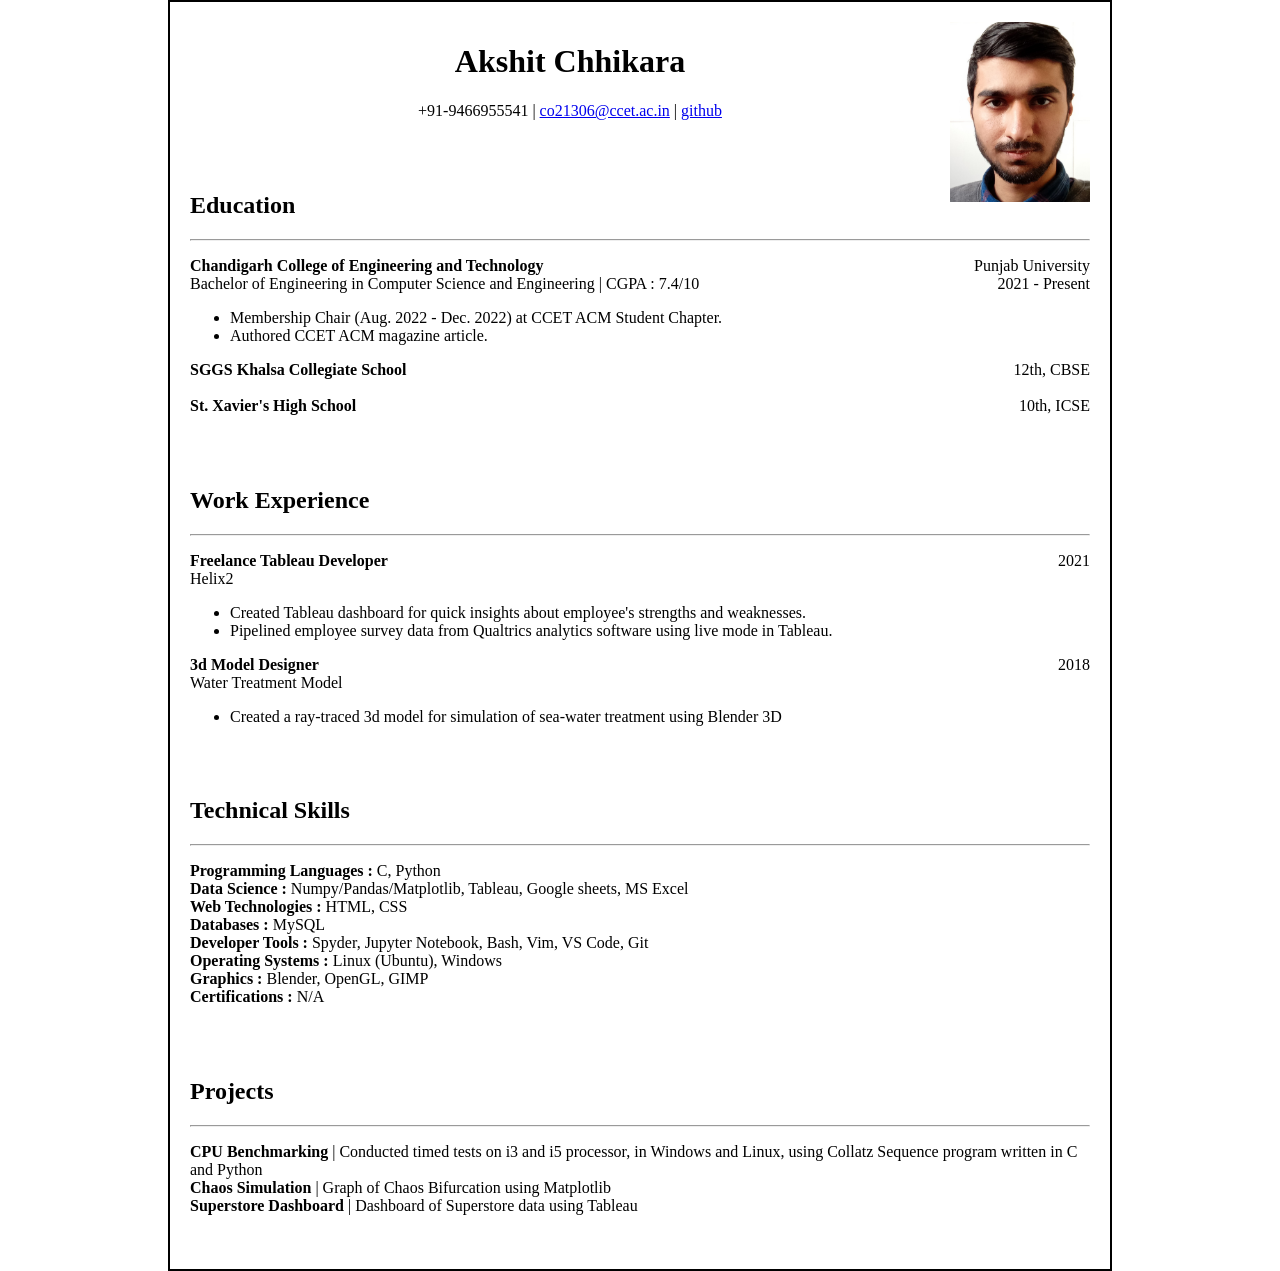
<file: p1/index.html>
<!DOCTYPE html>
<html lang="en-US">


	<head>
		<meta charset="utf-8"/>
		<meta name="viewport" content="width=device-width"/>
		<title>CO21306-CV</title>
		<link href="style.css" rel="stylesheet"/>
	</head>


	<body>
		<img src="pic.jpg" alt="Passport size picture of Akshit" align="right" width="140" height="180"/>

		<h1 id="center">Akshit Chhikara</h1>

		<p id="center">
		+91-9466955541 |
		<a href="mailto:co21306@ccet.ac.in">co21306@ccet.ac.in</a> |
		<a href="https://github.com/co21306akshitchhikara">github</a>
		</p>
		<br><br>


		<h2>Education</h2>
		<hr>
		<p>
		<b>Chandigarh College of Engineering and Technology</b>
		<span id="right">Punjab University</span>
		<br>

		Bachelor of Engineering in Computer Science and Engineering | CGPA : 7.4/10
		<span id="right">2021 - Present</span>
		
		<ul>
			<li>Membership Chair (Aug. 2022 - Dec. 2022) at CCET ACM Student Chapter.</li>
			<li>Authored CCET ACM magazine article.</li>
		</ul>

		<b>SGGS Khalsa Collegiate School</b>
		<span id="right">12th, CBSE</span>
		<br><br>

		<b>St. Xavier's High School</b>
		<span id="right">10th, ICSE</span>
		</p>
		<br><br>

		
		<h2>Work Experience</h2>
		<hr>
		<p>
		<b>Freelance Tableau Developer</b>
		<span id="right">2021</span>
		<br>
		Helix2
		<ul>
			<li>Created Tableau dashboard for quick insights about employee's strengths and weaknesses.</li>
			<li>Pipelined employee survey data from Qualtrics analytics software using live mode in Tableau.</li>
		</ul>

		<b>3d Model Designer</b>
		<span id="right">2018</span>
		<br>
		Water Treatment Model
		<ul>
			<li>Created a ray-traced 3d model for simulation of sea-water treatment using Blender 3D</li>
		</ul>
		</p>
		<br><br>


		<h2>Technical Skills</h2>
		<hr>
		<p>
		<b>Programming Languages :</b> C, Python
		<br>
		<b>Data Science :</b> Numpy/Pandas/Matplotlib, Tableau, Google sheets, MS Excel
		<br>
		<b>Web Technologies :</b> HTML, CSS
		<br>
		<b>Databases :</b> MySQL
		<br>
		<b>Developer Tools :</b> Spyder, Jupyter Notebook, Bash, Vim, VS Code, Git
		<br>
		<b>Operating Systems :</b> Linux (Ubuntu), Windows
		<br>
		<b>Graphics :</b> Blender, OpenGL, GIMP
		<br>
		<b>Certifications :</b> N/A
		</p>
		<br><br>


		<h2>Projects</h2>
		<hr>
		<p>
		<b>CPU Benchmarking</b> | Conducted timed tests on i3 and i5 processor, in Windows and Linux, using Collatz Sequence program written in C and Python
		<br>
		<b>Chaos Simulation</b> | Graph of Chaos Bifurcation using Matplotlib
		<br>
		<b>Superstore Dashboard</b> | Dashboard of Superstore data using Tableau
		</p>
		<br>
	</body>
</html>
</file>
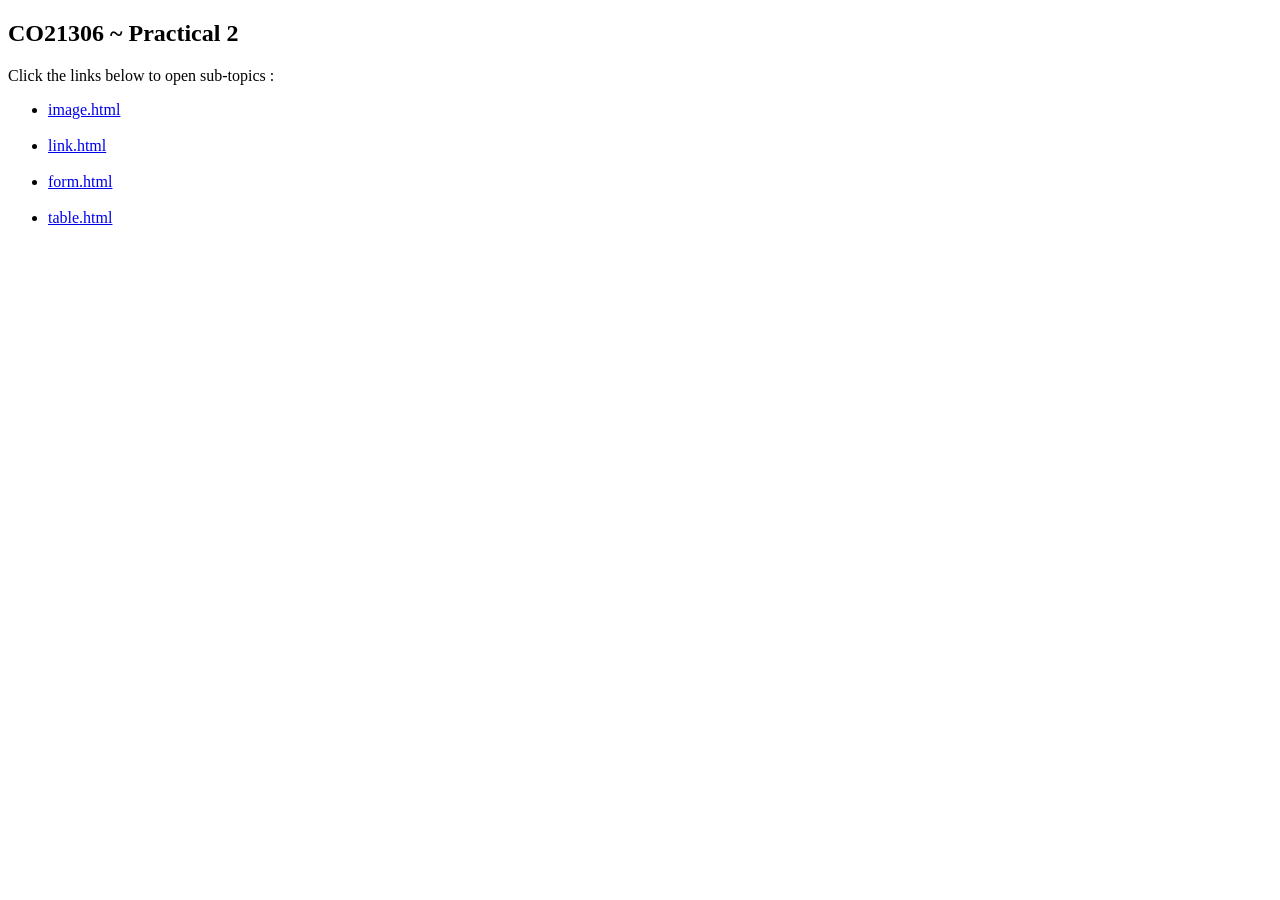
<file: p2/index.html>
<!DOCTYPE html>
<html lang="en-US">

	<head>
		<meta charset="utf-8"/>
		<meta name="viewport" content="width=device-width"/>
		<title>CO21306-P2</title>
		<link href="style.css" rel="stylesheet"/>
	</head>

	<body>
		<h2>CO21306 ~ Practical 2</h2>
		<p>Click the links below to open sub-topics :
		<br>
		<ul>
			<li><a href="image.html">image.html</li>
			<br>
			<li><a href="link.html">link.html</li>
			<br>
			<li><a href="form.html">form.html</li>
			<br>
			<li><a href="table.html">table.html</li>
		</ul>
	</body>
</html>
</file>
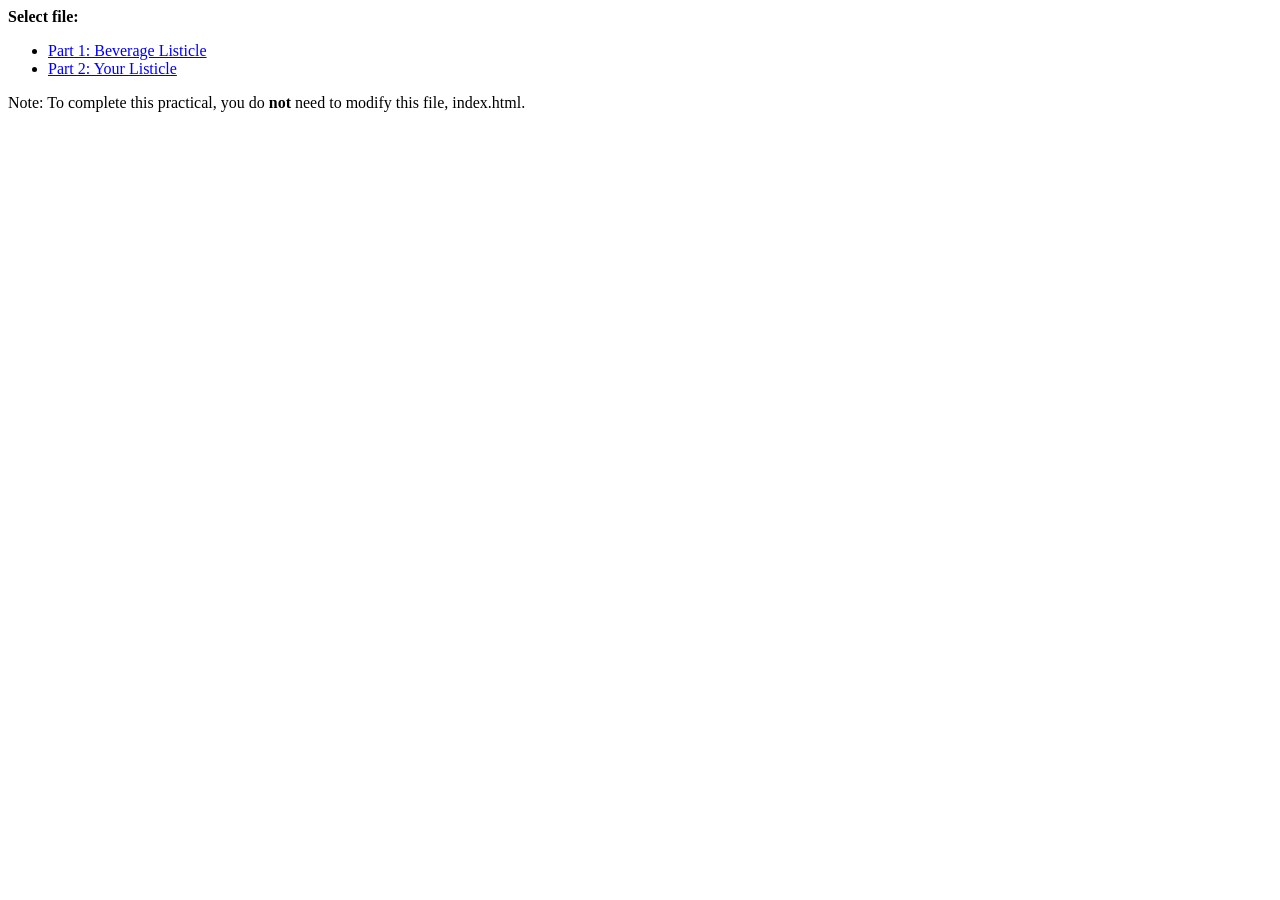
<file: p2listicle/index.html>
<!DOCTYPE html>
<html>
  <head>
    <meta charset="utf-8">
    <title>CS402: Practical 2</title>
  </head>
  <body>
    <strong>Select file:</strong>
    <ul>
      <li><a href="listicle.html">Part 1: Beverage Listicle</a></li>
      <li><a href="my-list.html">Part 2: Your Listicle</a></li>
    </ul>
    <p>
      Note: To complete this practical, you do <strong>not</strong> need to modify this file, index.html.
    </p>
  </body>
</html>
</file>
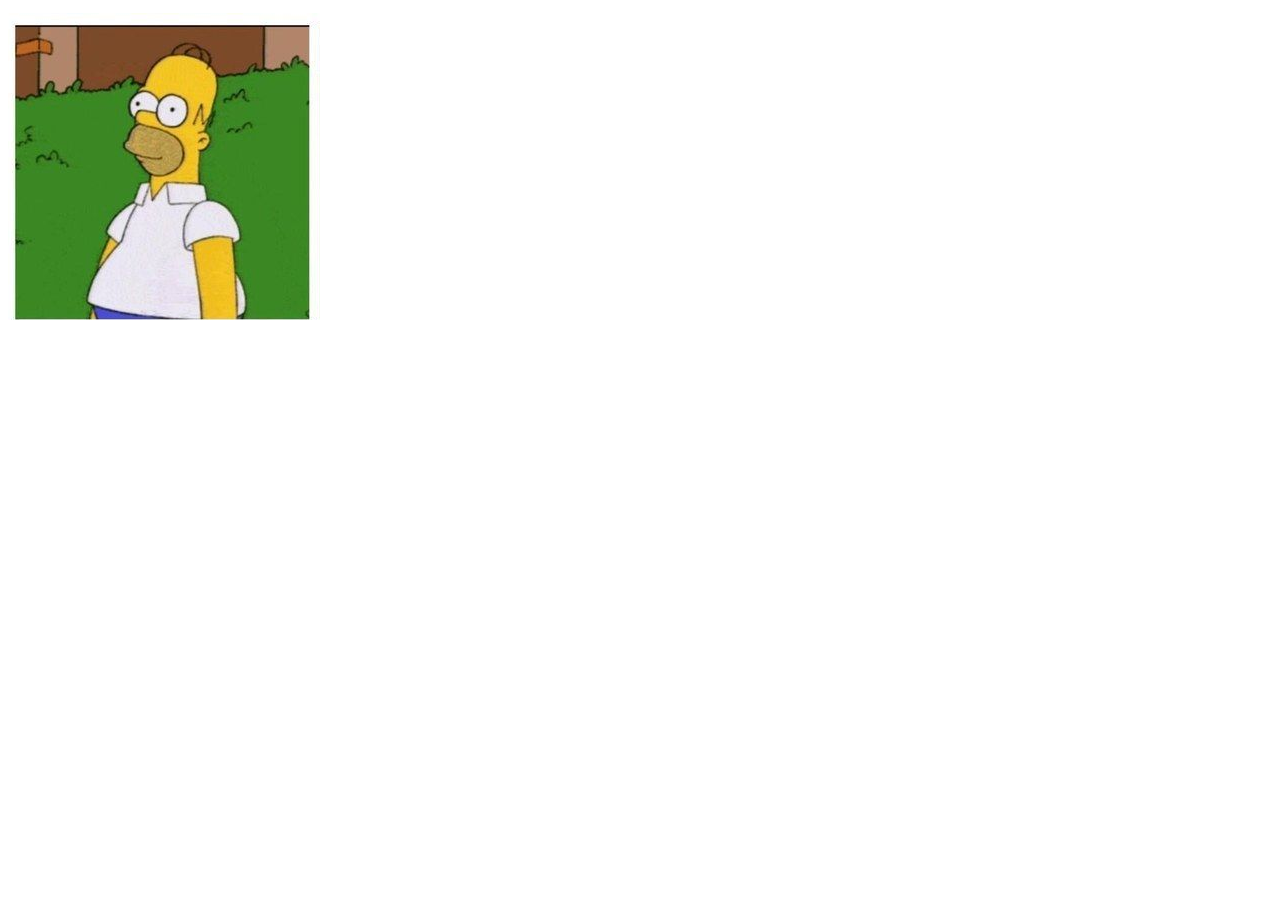
<file: p3/index.html>
<!DOCTYPE HTML>

<html>

<head>
  <title>Homer</title>
  <link rel="stylesheet" href="responsive.css"/>
  <meta charset="utf-8" />
</head>

<body>
  <div class="homerboi"></div>
</body>
</html>
</file>
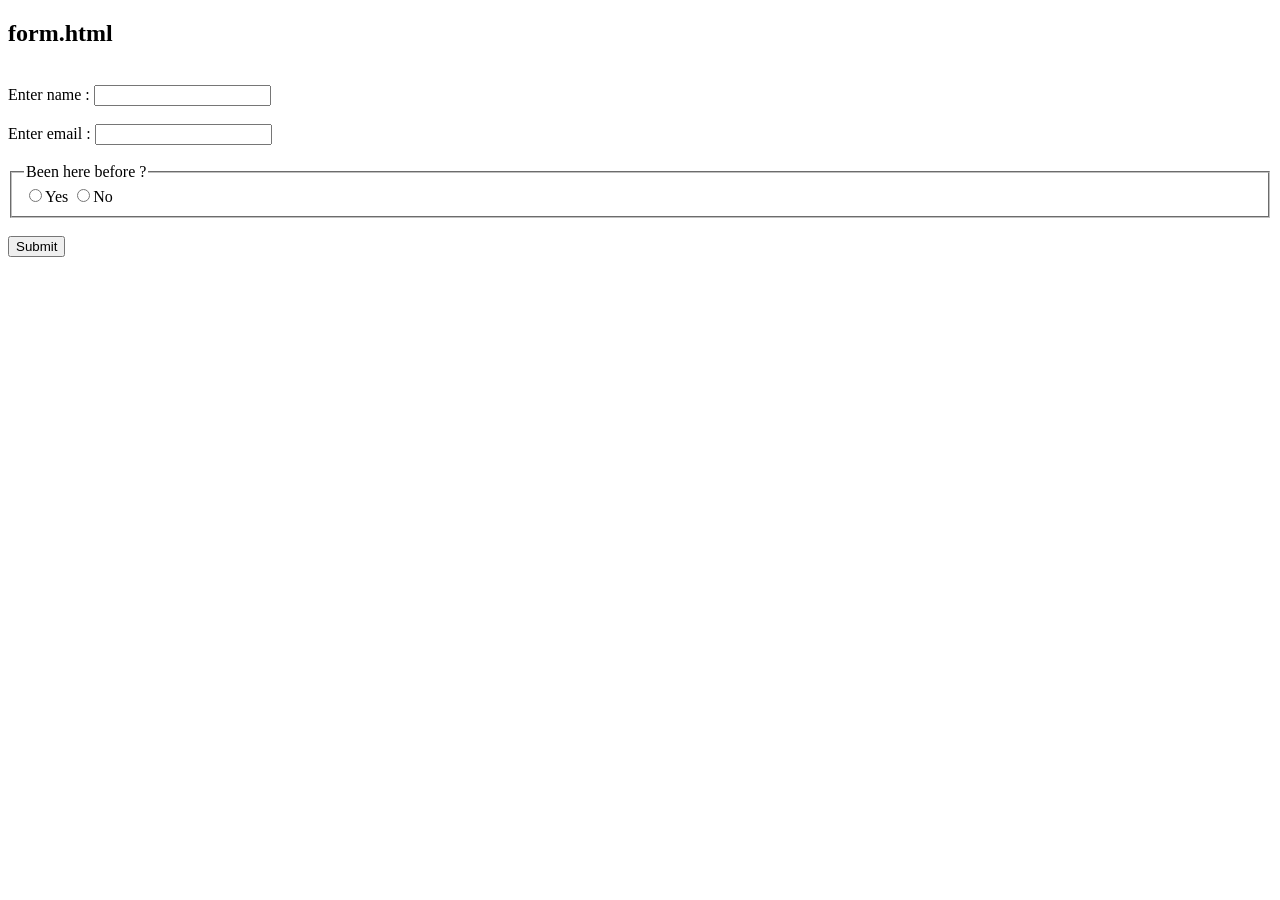
<file: p2/form.html>
<!DOCTYPE html>
<html lang="en-US">
	<head>
		<meta charset="utf-8"/>
		<meta name="viewport" content="width=device-width"/>
		<title>form.html</title>
		<link href="style.css" rel="stylesheet"/>
	</head>

	<body>
		<p>
		<h2>form.html</h2>
		<br>
		
		<form>
			<label>Enter name : </label>
			<input>
			<br><br>
			<label>Enter email : </label>
			<input>
			<br><br>
			<fieldset>
				<legend>Been here before ?</legend>
				<label><input type="radio" name="radio"/>Yes</label>
				<label><input type="radio" name="radio"/>No</label>
			</fieldset>
			<br>
			<input type="submit" value="Submit">
		</form>
	</body>
</html>
</file>
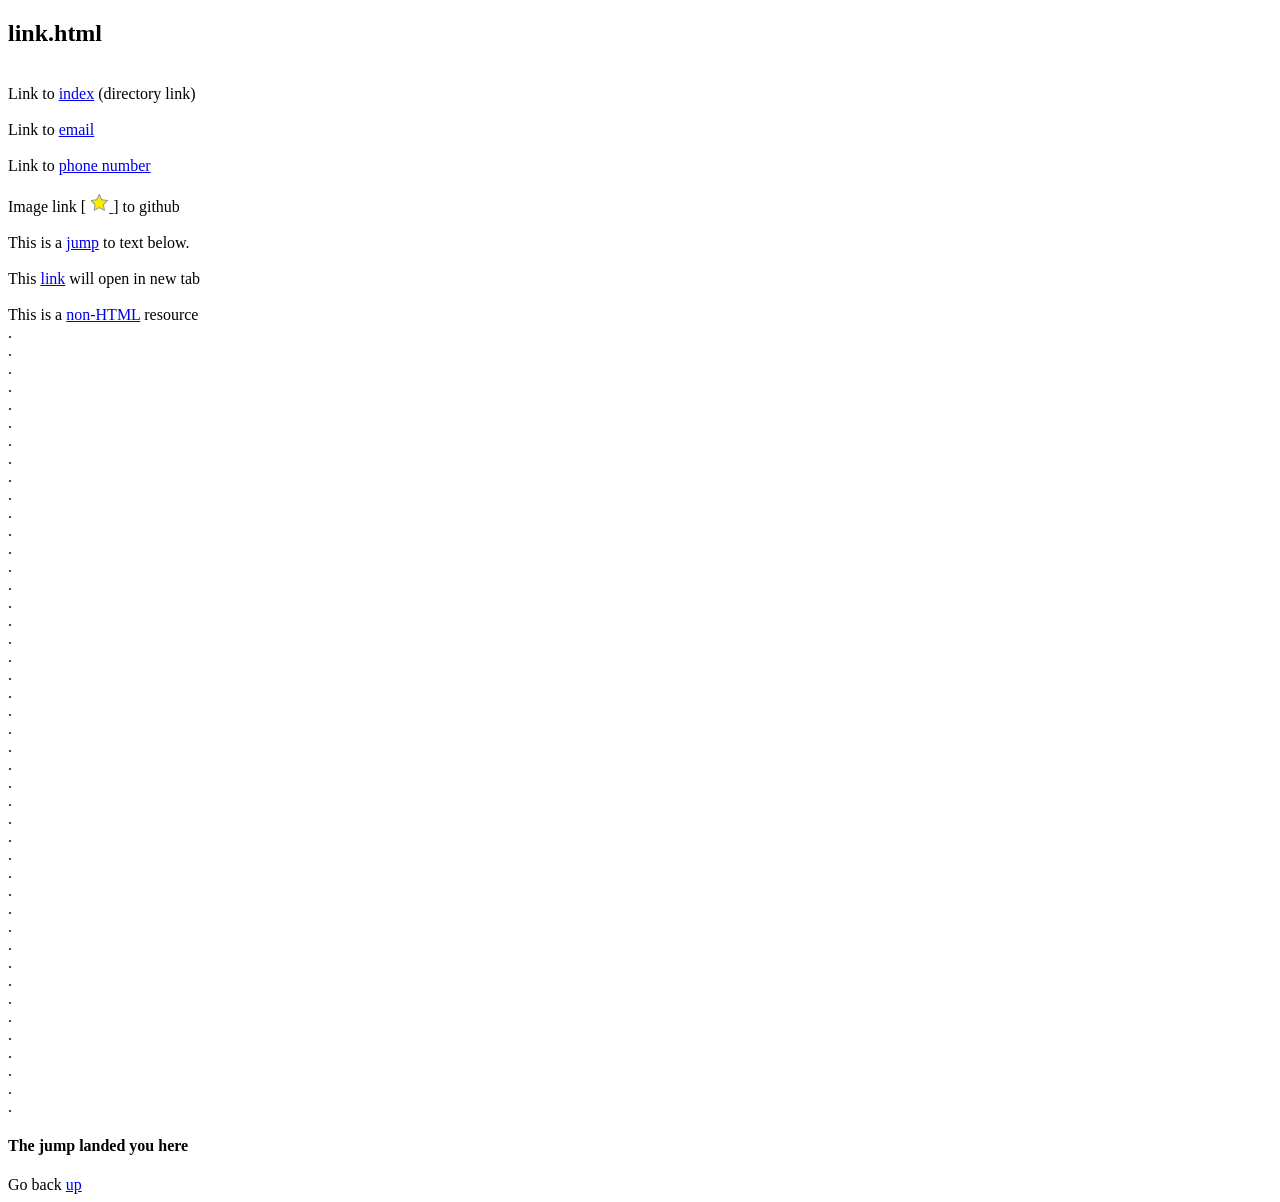
<file: p2/link.html>
<!DOCTYPE html>
<html lang="en-US">
	<head>
		<meta charset="utf-8">
		<meta name="viewport" content="width=device-width"/>
		<title>link.html</title>
		<link href="style.css" rel="stylesheet"/>
	</head>

	<body>
		<p>
		<h2 id="up">link.html</h2>
		<br>
		Link to <a href="index.html">index</a> (directory link)
		<br><br>
		Link to <a href="mailto:co21306@ccet.ac.in">email</a>
		<br><br>
		Link to <a href="tel:+9466955541">phone number</a>
		<br><br>
		Image link [
		<a href="https://github.com/co21306akshitchhikara">
			<img src="image/star.png">
		</a> 
		] to github
		<br><br>
		This is a <a href="#jump">jump</a> to text below.
		<br><br>
		This <a href="index.html" target="_blank">link</a> will open in new tab
		<br><br>
		This is a <a href="text.txt">non-HTML</a> resource
		
		<br>.<br>.<br>.<br>.<br>.<br>.<br>.<br>.<br>.<br>.<br>.<br>.<br>.<br>.<br>.<br>.<br>.<br>.<br>.<br>.<br>.<br>.<br>.<br>.<br>.<br>.<br>.<br>.<br>.<br>.<br>.<br>.<br>.<br>.<br>.<br>.<br>.<br>.<br>.<br>.<br>.<br>.<br>.<br>.<br>

		<h4 id="jump">The jump landed you here</h4>
		Go back <a href="#up">up</a>
	</body>
</html>
</file>
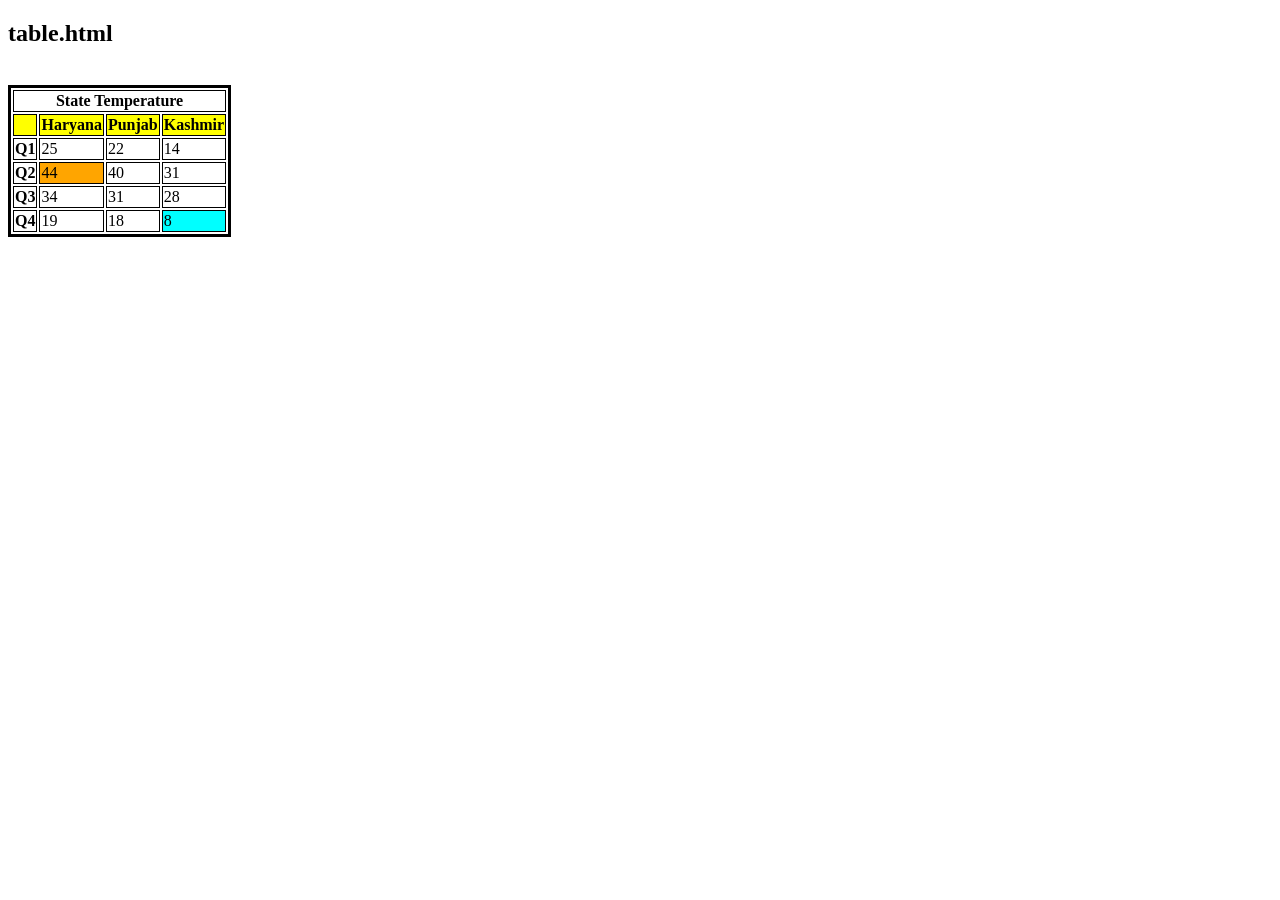
<file: p2/table.html>
<!DOCTYPE html>
<html lang="en-US">
	<head>
		<meta charset="utf-8"/>
		<meta name="viewport" content="width=device-width"/>
		<title>table.html</title>
		<link href="style.css" rel="stylesheet"/>
	</head>

	<body>
		<p>
		<h2>table.html</h2>
		<br>
		<table style="border:solid">
			<tr>
				<th colspan="4">State Temperature</th>
			</tr>
			<tr style="background-color: yellow">
				<th>&nbsp</th>
				<th>Haryana</th>
				<th>Punjab</th>
				<th>Kashmir</th>
			</tr>
			<tr>
				<th>Q1</th>
				<td>25</td>
				<td>22</td>
				<td>14</td>
			</tr>
			<tr>
				<th>Q2</th>
				<td style="background-color:orange">44</td>
				<td>40</td>
				<td>31</td>
			</tr>
			<tr>
				<th>Q3</th>
				<td>34</td>
				<td>31</td>
				<td>28</td>
			</tr>
			<tr>
				<th>Q4</th>
				<td>19</td>
				<td>18</td>
				<td style="background-color:cyan">8</td>
			</tr>
		</table>
		</p>
	</body>
</html>
</file>
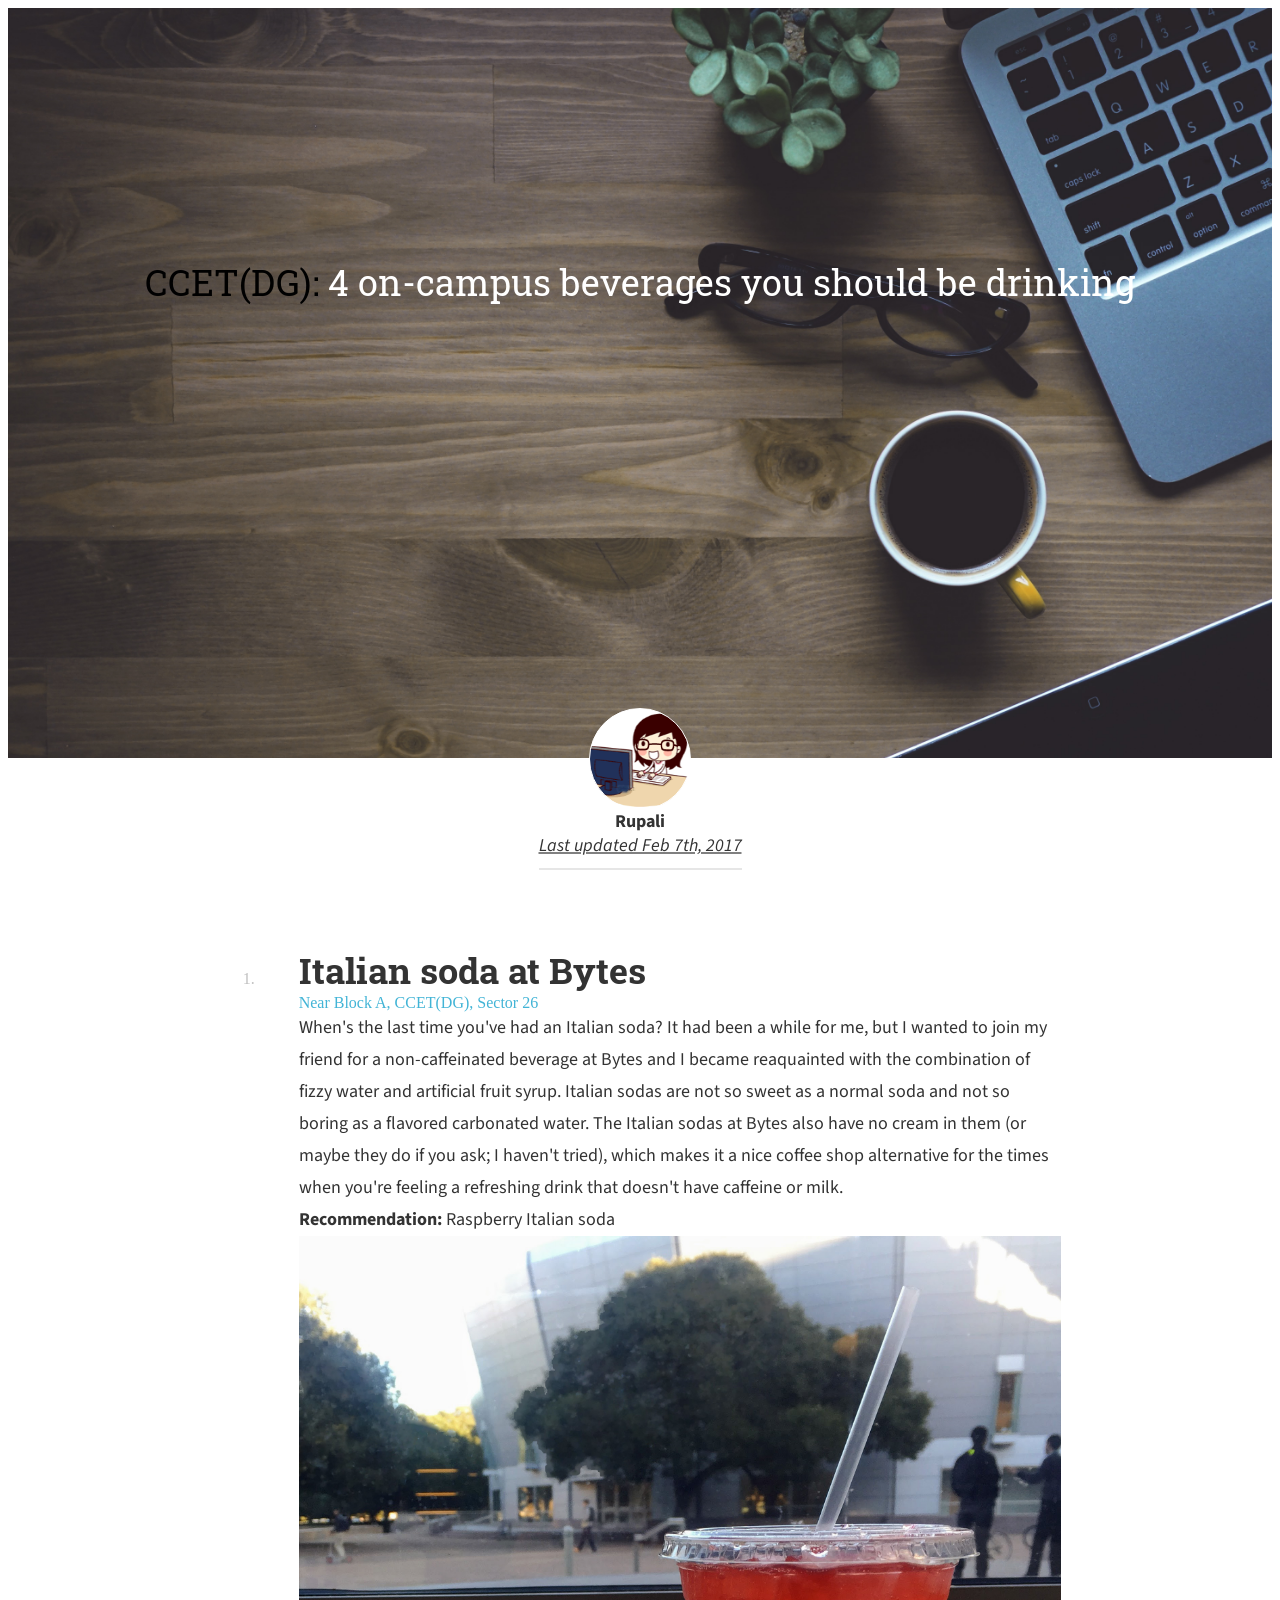
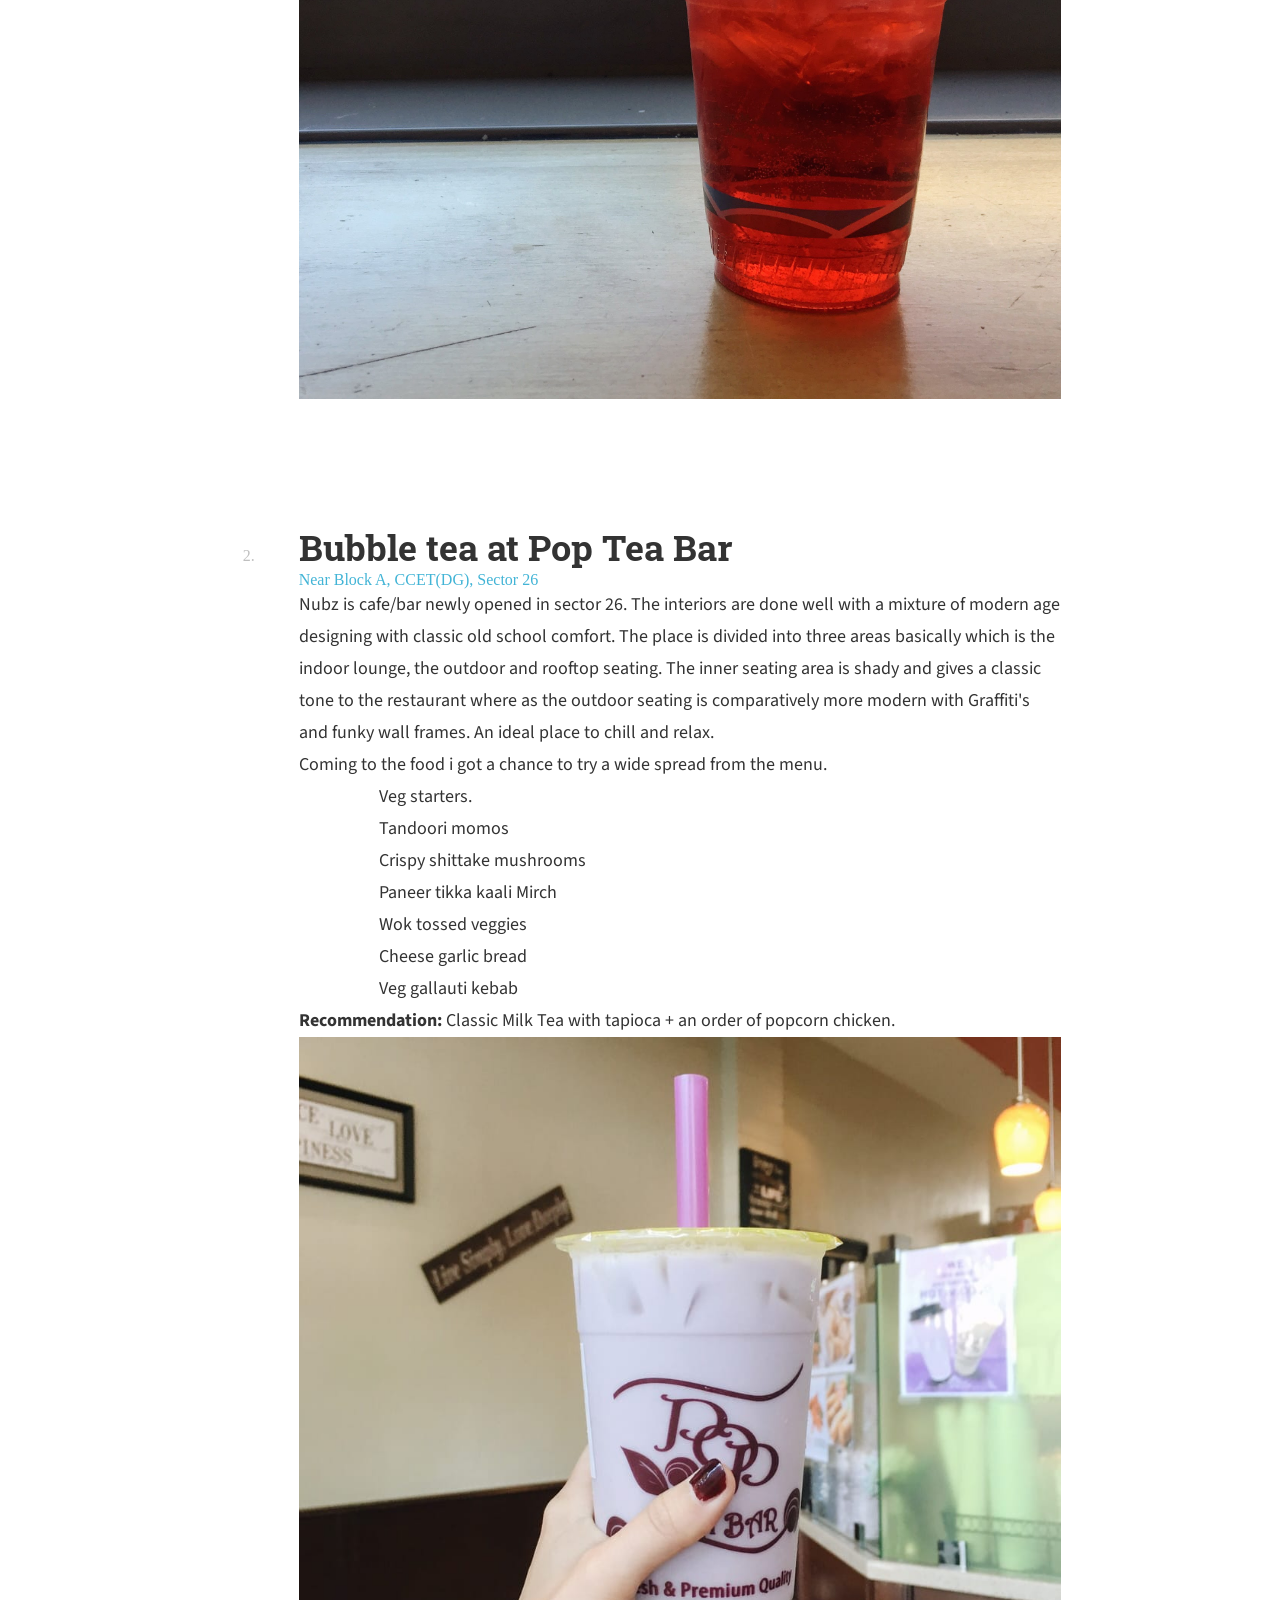
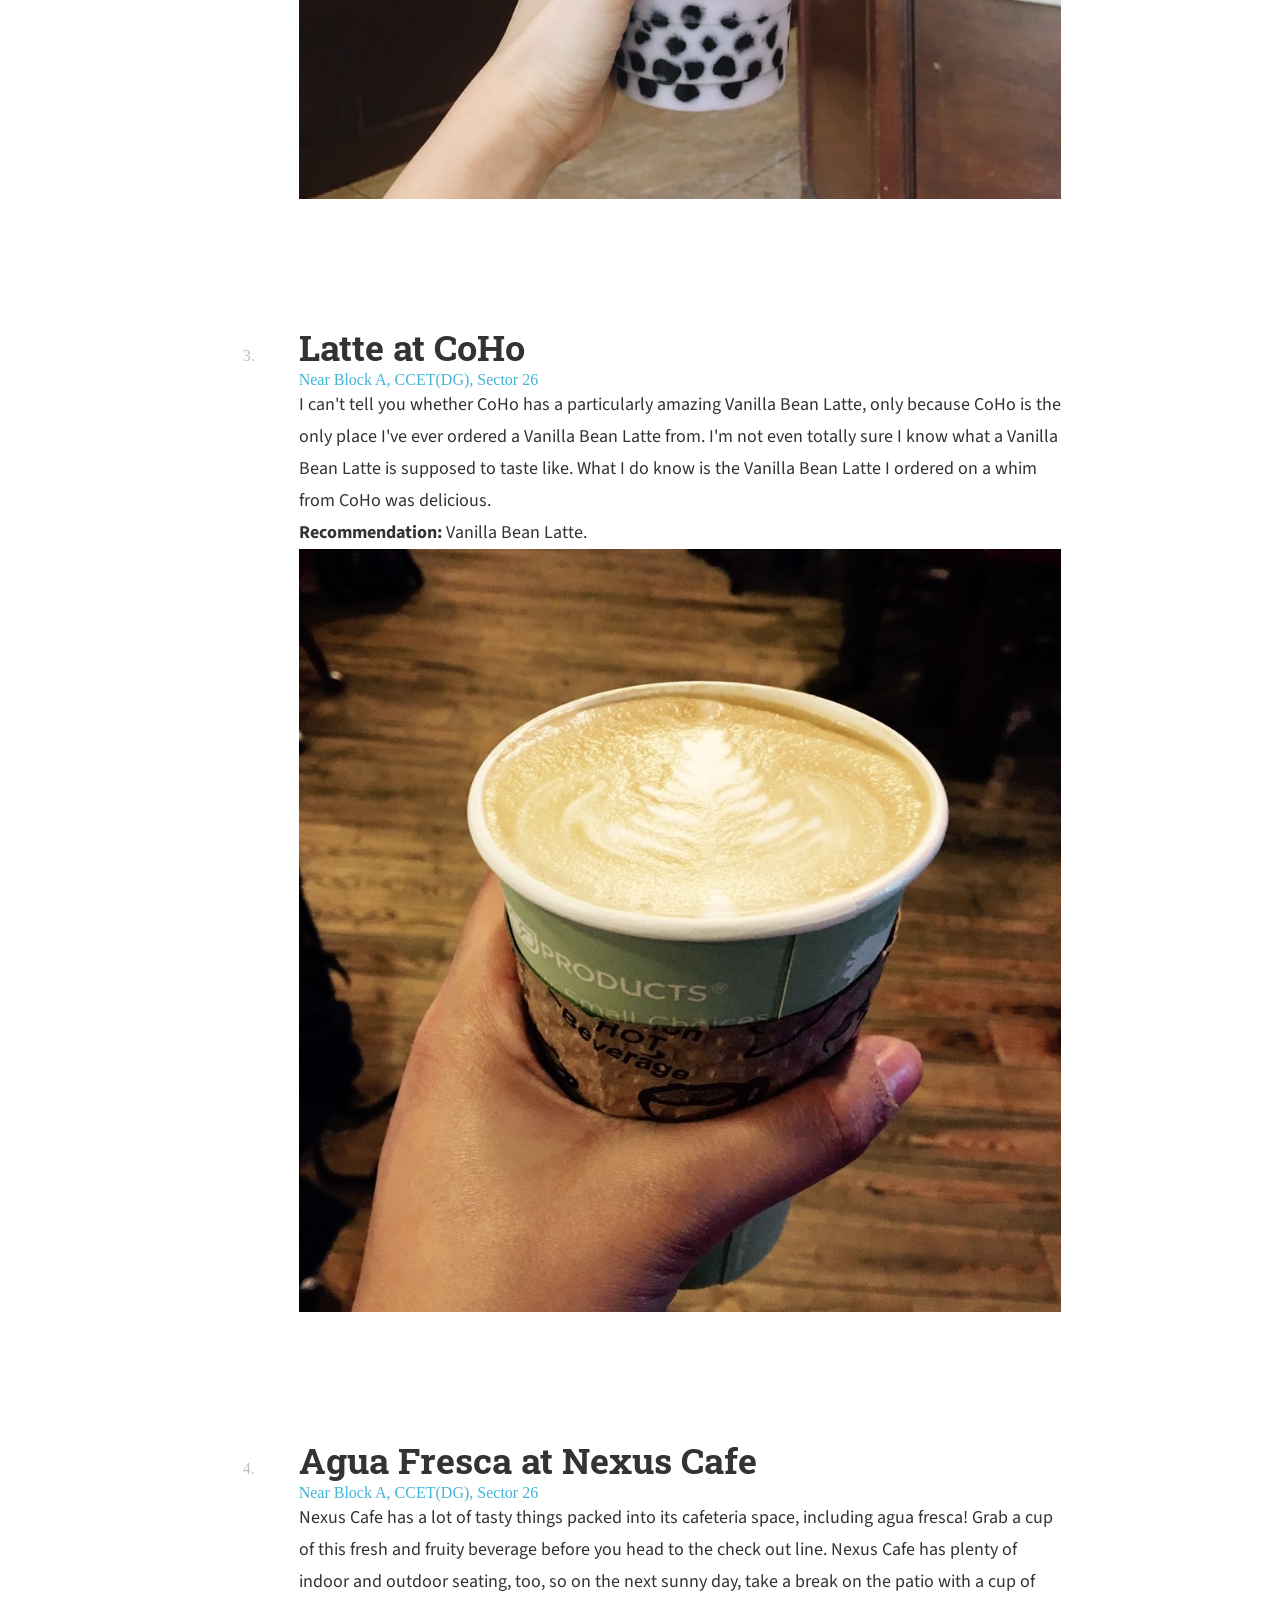
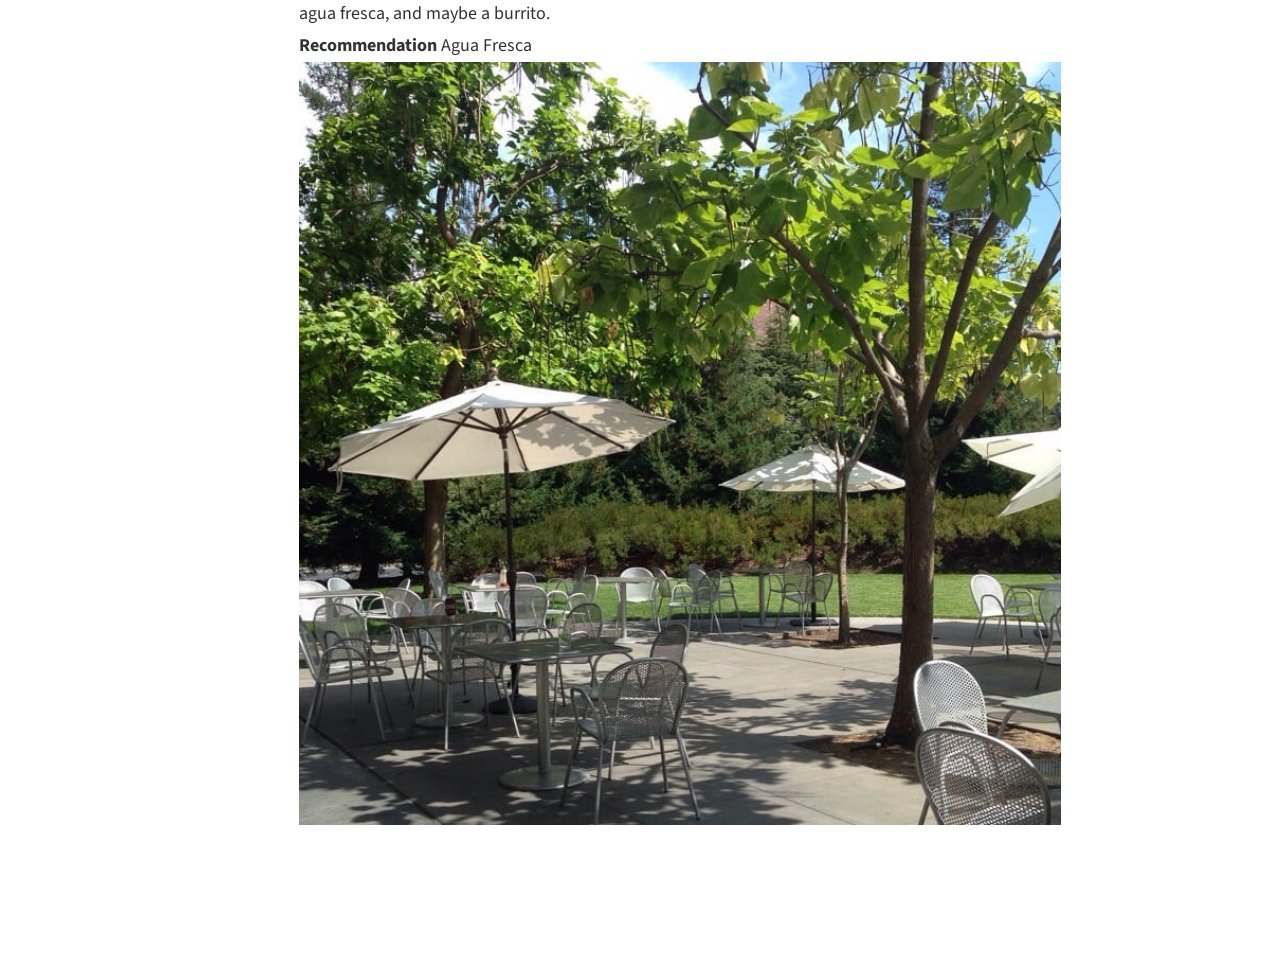
<file: p2listicle/listicle.html>
<!DOCTYPE html>
<html lang="en">
<head>
    <title>listicle-html</title>
    <!-- <meta name="viewport" content="width=device-width, initial-scale=1"> -->
    <meta charset="utf-8">
    <link rel="stylesheet" href="listicle-style.css">
</head>
<body>
    <!-- <div> -->
        <div id="pageTitle"><span id="spanTitle"><span style="color: black;">CCET(DG):</span> 4 on-campus beverages you should be drinking</span></div>

        <div id="profile">
            <div id="profile-pic">  </div>
        
            <div id="profile-text" >
              <b> Rupali </b> <br/>
              <i> Last updated Feb 7th, 2017 </i>
            </div>
          </div>

    <!-- </div> -->
    <div class="mainContainer">
        <div class="sixtypx_whitespace"></div>
        <ol>
            <!-- 1 -->
        <li><div class="textHeading">
                Italian soda at Bytes
            </div>
            <div class="link"><a href="https://ccet.ac.in">
                Near Block A, CCET(DG), Sector 26
                </a>
            </div>
            <div class="twentpx_whitespace"></div>
            <div class="para">When's the last time you've had an Italian soda? It had been a while for me, but I wanted to join my friend for a non-caffeinated beverage at Bytes and I became reaquainted with the combination of fizzy water and artificial fruit syrup. Italian sodas are not so sweet as a normal soda and not so boring as a flavored carbonated water. The Italian sodas at Bytes also have no cream in them (or maybe they do if you ask; I haven't tried), which makes it a nice coffee shop alternative for the times when you're feeling a refreshing drink that doesn't have caffeine or milk.
            </div>
            <div class="twentpx_whitespace"></div>
            <div class="recommendation"><b>Recommendation:</b> Raspberry Italian soda</div>
            <div class="twentpx_whitespace"></div>
            <div class="imagesText">
                <img src="images/italian-soda.jpg" alt="italian-soda">
            </div>
            <div class="onetwentypx_whitespace"></div>
        </li>
        <!-- 2 -->
        <li><div class="textHeading">
            Bubble tea at Pop Tea Bar
            </div>
            <div class="link"><a href="https://ccet.ac.in">
                Near Block A, CCET(DG), Sector 26</a>
            </div>
            <div class="twentpx_whitespace"></div>
            <div class="para">Nubz is cafe/bar newly opened in sector 26. The interiors are done well with a mixture of modern age designing with classic old school comfort.
                The place is divided into three areas basically which is the indoor lounge, the outdoor and rooftop seating.
                The inner seating area is shady and gives a classic tone to the restaurant where as the outdoor seating is comparatively more modern with Graffiti's and funky wall frames.
                An ideal place to chill and relax.
            </div>
            <div class="para">Coming to the food i got a chance to try a wide spread from the menu.
                <!-- remove dots -->
                <ul>
                <li>Veg starters.</li>
                <li>Tandoori momos</li>
                <li>Crispy shittake mushrooms</li>
                <li>Paneer tikka kaali Mirch</li>
                <li>Wok tossed veggies</li>
                <li>Cheese garlic bread</li>
                <li>Veg gallauti kebab</li>
                </ul>
            </div>
            <div class="twentpx_whitespace"></div>
            <div class="recommendation"><b>Recommendation:</b> Classic Milk Tea with tapioca + an order of popcorn chicken.</div>
            <div class="twentpx_whitespace"></div>
            <div class="imagesText">
                <img src="images/boba.jpg" alt="boba">
            </div>
            <div class="onetwentypx_whitespace"></div>

        </li>
        <!-- 3 -->
        <li><div class="textHeading">
            Latte at CoHo
            </div>
            <div class="link"><a href="https://ccet.ac.in">
                Near Block A, CCET(DG), Sector 26</a>
            </div>
            <div class="twentpx_whitespace"></div>
            <div class="para">I can't tell you whether CoHo has a particularly amazing Vanilla Bean Latte, only because CoHo is the only place I've ever ordered a Vanilla Bean Latte from. I'm not even totally sure I know what a Vanilla Bean Latte is supposed to taste like. What I do know is the Vanilla Bean Latte I ordered on a whim from CoHo was delicious.
            </div>
            <div class="twentpx_whitespace"></div>
            <div class="recommendation"><b>Recommendation:</b> Vanilla Bean Latte.</div>
            <div class="twentpx_whitespace"></div>
            <div class="imagesText">
                <img src="images/coho-coffee.jpg" alt="coho-coffee">
            </div>
            <div class="onetwentypx_whitespace"></div>

        </li>
        <!-- 4 -->
        <li><div class="textHeading">
            Agua Fresca at Nexus Cafe
            </div>
            <div class="link"><a href="https://ccet.ac.in">
                Near Block A, CCET(DG), Sector 26</a>
            </div>
            <div class="twentpx_whitespace"></div>
            <div class="para">Nexus Cafe has a lot of tasty things packed into its cafeteria space, including agua fresca! Grab a cup of this fresh and fruity beverage before you head to the check out line. Nexus Cafe has plenty of indoor and outdoor seating, too, so on the next sunny day, take a break on the patio with a cup of agua fresca, and maybe a burrito.
            </div>
            <div class="twentpx_whitespace"></div>
            <div class="recommendation"><b>Recommendation</b> Agua Fresca</div>
            <div class="twentpx_whitespace"></div>
            <div class="imagesText">
                <img src="images/nexus-cafe.jpg" alt="nexus-cafe">
            </div>
            <div class="onetwentypx_whitespace"></div>
        </li>
        </ol>
    </div>
<!-- main container end -->
</body>
</html>
</file>
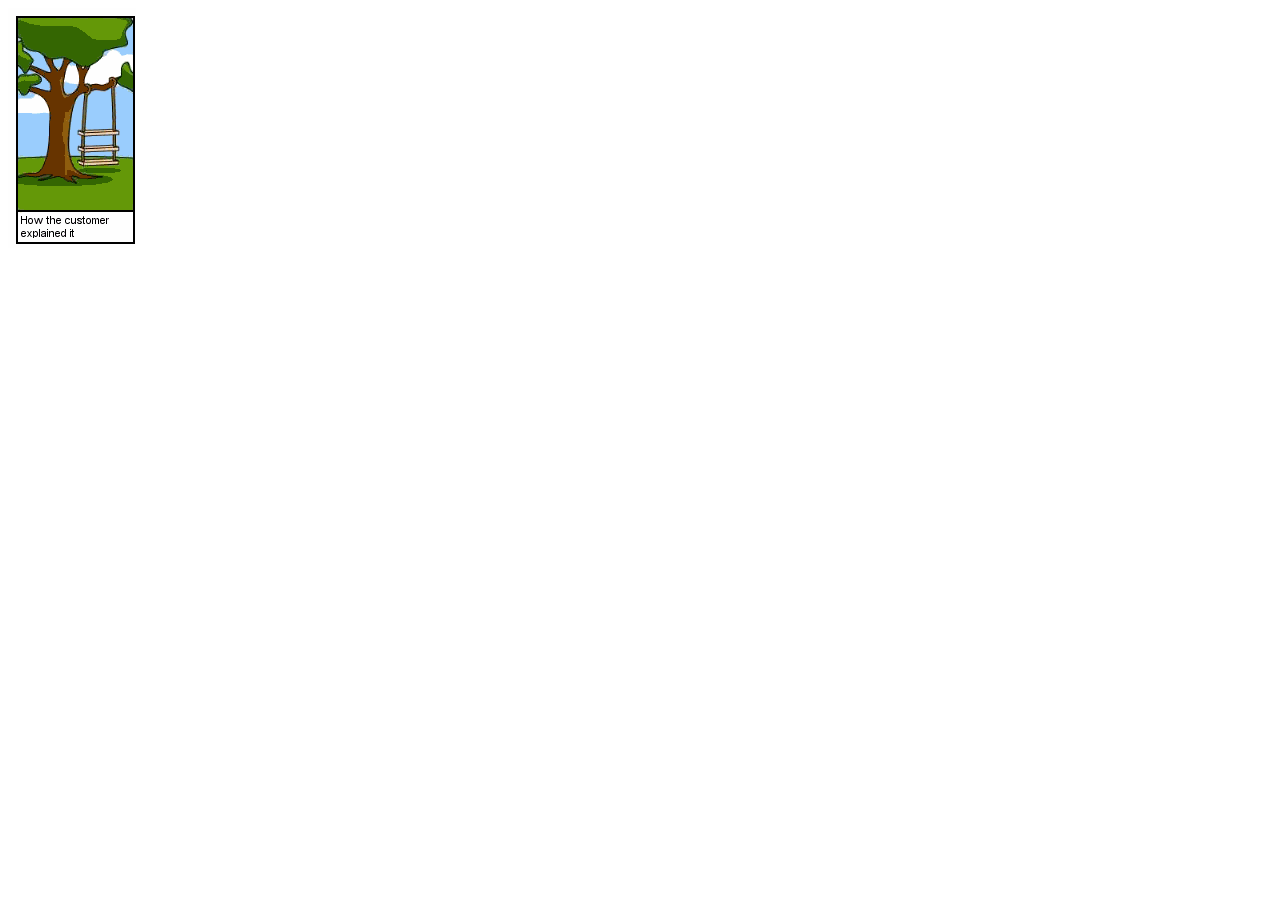
<file: p3/index1.html>
<!DOCTYPE HTML>

<html>

<head>
  <title>software</title>
  <link rel="stylesheet" href="responsive1.css"/>
  <meta charset="utf-8" />
</head>

<body>
  <div class="software"></div>
</body>
</html>
</file>
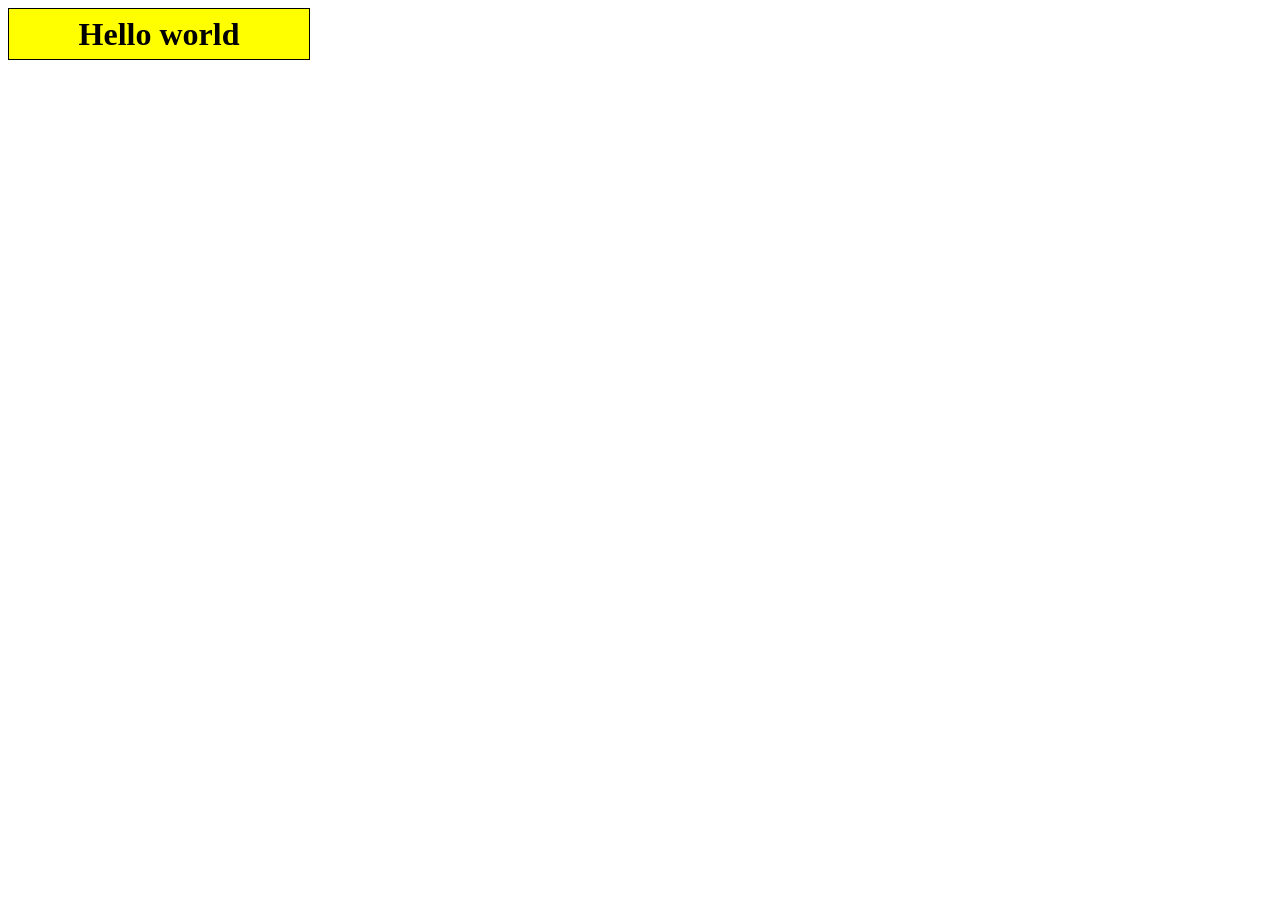
<file: p4/exercise1.html>
<!DOCTYPE html>
<html lang="en">
<head>
    <meta charset="UTF-8">
    <title>Exercise #1: Changing text</title>
    <style>
        #mydiv {
            width: 300px;
            height: 50px;
            line-height: 50px;  /* for vertical alignment of text */
            text-align: center;
            border: 1px solid black;
            background-color: yellow;
            font-size: 2em;
            font-weight: bold;
        }
    </style>
</head>
<body>
<div id="mydiv" onmouseover="change_first('Can I help you?')" onmouseout="change_second('Hello world')" >Hello world</div>
<script>
    function change_first(text)
    {
        var mytext = document.getElementById('mydiv');
        mytext.innerHTML = text;
    }
    function change_second(text)
    {
        var mytext = document.getElementById('mydiv');
        mytext.innerHTML = text;
    }
</script>
</body>
</html>
</file>
<file: p1/style.css>
#center
{
	text-align:center;
}

#right
{
	float:right;
}

body
{
	width:900px;
	margin:auto;
	padding:20px 20px 20px 20px;
	border:2px solid black;
}
</file>
<file: p2/style.css>
table,
tr,
th,
td
{
	border: 1px solid;
}
</file>
<file: p3/responsive.css>
@media screen and (min-width: 1600px) {
    .homerboi {
        width: 312px;
        height: 312px;
        background: url(homer.jpg) 0px 0px ;
        background-repeat: no-repeat;
    }
}

@media screen and (min-width: 1400px) and (max-width: 1600px) {
    .homerboi {
        width: 312px;
        height: 312px;
        background: url(homer.jpg) -312px 0px ;
        background-repeat: no-repeat;
    }
}

@media screen and (min-width: 1200px) and (max-width: 1400px){
    .homerboi {
        width: 312px;
        height: 312px;
        background: url(homer.jpg) -5px 5px ;
        background-repeat: no-repeat;
    } 
}

@media screen and (min-width: 1000px) and (max-width: 1200px){
    .homerboi {
        width: 312px;
        height: 312px;
        background: url(homer.jpg) -312px -312px ;
        background-repeat: no-repeat;
    }    
}

@media screen and (min-width: 800px) and (max-width: 1000px){
    .homerboi {
        width: 312px;
        height: 312px;
        background: url(homer.jpg) 0px -312px ;
        background-repeat: no-repeat;
    } 
}

@media screen and (min-width: 600px) and (max-width: 800px){
    .homerboi {
        width: 312px;
        height: 312px;
        background: url(homer.jpg) -312px 0px ;
        background-repeat: no-repeat;
    }
}

@media screen and (max-width: 600px){
    .homerboi {
        width: 312px;
        height: 312px;
        background: url(homer.jpg) 0px 0px ;
        background-repeat: no-repeat;
    }
}
</file>
<file: p2listicle/listicle-style.css>
@import url('https://fonts.googleapis.com/css2?family=Roboto+Slab&display=swap');
@import url('https://fonts.googleapis.com/css2?family=Source+Sans+Pro&display=swap');
#profile {
    display:flex;
    align-items: center;
    flex-direction: column;
    width:100%;
  }
  
  #profile-pic {
    background-image: url(images/vrk.png);
    background-size: cover;
    background-position:center;
    border-radius: 100%;
    width: 100px;
    height: 100px;
    margin-top: -50px;
    border: 1px solid white;
  }
  
  #profile-text {
    text-align: center;
    font-family: "Source Sans Pro", sans-serif;
    font-size: 18px;
    color: rgb(51, 51, 51);
    line-height: 24px;
    padding-bottom: 10px;
    border-bottom: 2px solid #e6e6e6;
  }

  #profile-text i{
    text-decoration: underline grey solid 2px;
  }

#pageTitle {

    /* image */
    background-image: url('images/header.jpg');
    background-size: cover;
    background-repeat: no-repeat;
    height: 500px;
    text-align: center;
    padding-top: 250px ;
}
#spanTitle {
    font-family: 'Roboto Slab', serif;
    font-size: 36px;
    font-weight: normal;
    color: white;
}

.textHeading {
    font-family: 'Roboto Slab', serif;
    font-size: 36px;
    font-weight: bold;
    color: rgb(51, 51, 51) ;       
    position: relative;
}
.mainContainer{
    width: 66.67%;
    margin: 0 auto;
}
.mainContainer ol li{
    list-style-position: outside;
    color: rgba(0, 0, 0, 0.25) ;
    padding-left: 40px;
    /* font: 36px; */
}
.link a {
    color: #42b4d6;
    text-decoration: none;
}
.link a:hover {
    text-decoration: underline;
}
.para {
    font-family: 'Source Sans Pro', sans-serif;
    color: rgb(51, 51, 51);
    font-size: 18px;
    line-height: 32px;
}
.para ul {
    list-style: none;
}
.para ul li {
    font-family: 'Source Sans Pro', sans-serif;
    color: rgb(51, 51, 51);
    font-size: 18px;
    line-height: 32px;

}
.recommendation {
    font-family: 'Source Sans Pro', sans-serif;
    color: rgb(51, 51, 51);
    font-size: 18px;
    line-height: 32px;
}

.sixtypx_whitespace{
    height: 60px;
}
.twentypx_whitespace{
    height: 20px;
}
.onetwentypx_whitespace{
    height: 120px;
}
.imagesText{
    width: inherit;
}
.imagesText img{
    width: 100%;
    height: 100%;
}
</file>
<file: p3/responsive1.css>
@media screen and (min-width: 1200px) {
  .software {
    width: 128px;
    height: 240px;
    background: url(software.png);
  }
}

@media screen and (min-width: 1100px) and (max-width: 1200px) {
  .software {
    width: 128px;
    height: 240px;
    background: url(software.png) -128px 0px;
  }
}

@media screen and (min-width: 1000px) and (max-width: 1100px) {
  .software {
    width: 128px;
    height: 240px;
    background: url(software.png) -256px 0px;
  }
}

@media screen and (min-width: 900px) and (max-width: 1000px) {
  .software {
    width: 128px;
    height: 240px;
    background: url(software.png) -384px 0px;
  }
}

@media screen and (min-width: 800px) and (max-width: 900px) {
  .software {
    width: 128px;
    height: 240px;
    background: url(software.png) -512px 0px;
  }
}

/* 1st row end (or) 2nd row start */

@media screen and (min-width: 700px) and (max-width: 800px) {
  .software {
    width: 128px;
    height: 240px;
    background: url(software.png) 0px -240px;
  }
}

@media screen and (min-width: 600px) and (max-width: 700px) {
  .software {
    width: 128px;
    height: 240px;
    background: url(software.png) -128px -240px;
  }
}

@media screen and (min-width: 500px) and (max-width: 600px) {
  .software {
    width: 128px;
    height: 240px;
    background: url(software.png) -256px -240px;
  }
}

@media screen and (min-width: 400px) and (max-width: 500px) {
  .software {
    width: 128px;
    height: 240px;
    background: url(software.png) -384px -240px;
  }
}

@media screen and (max-width: 400px) {
  .software {
    width: 128px;
    height: 240px;
    background: url(software.png) -512px -240px;
  }
}
</file>
